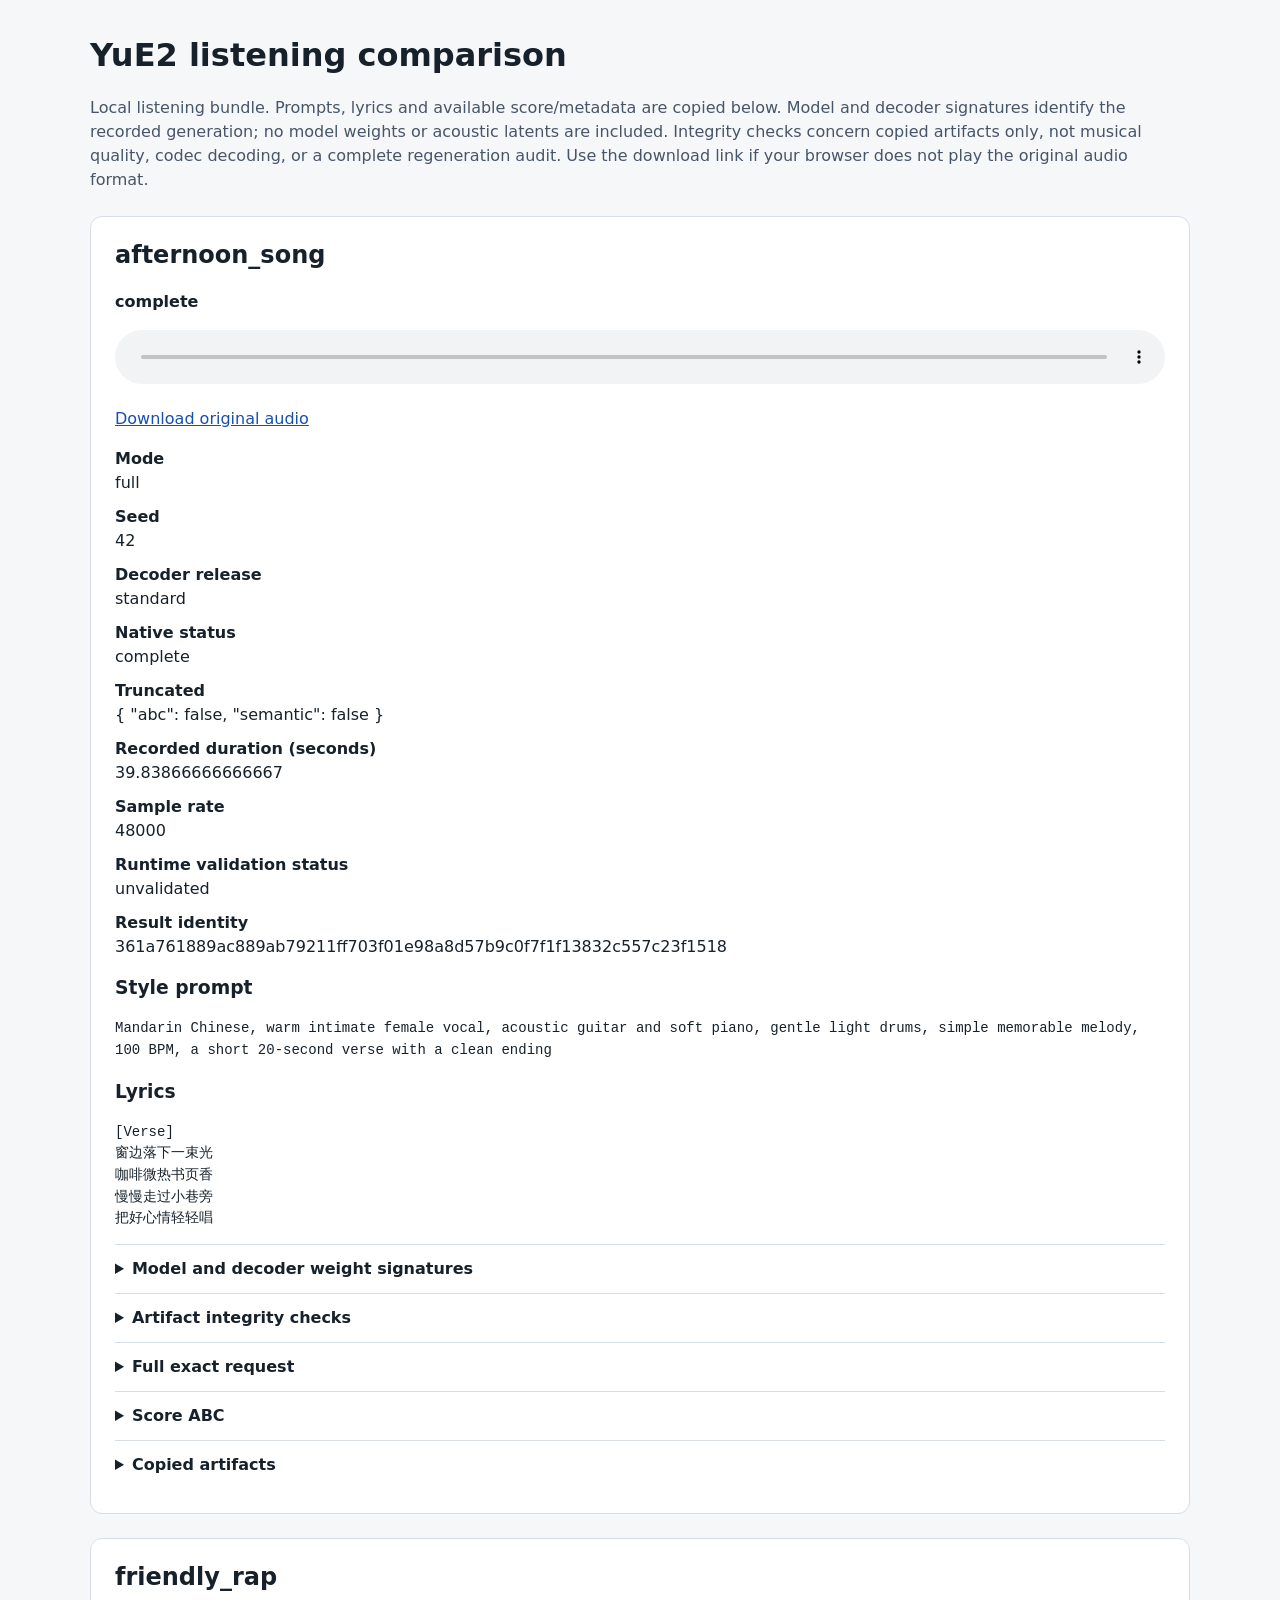
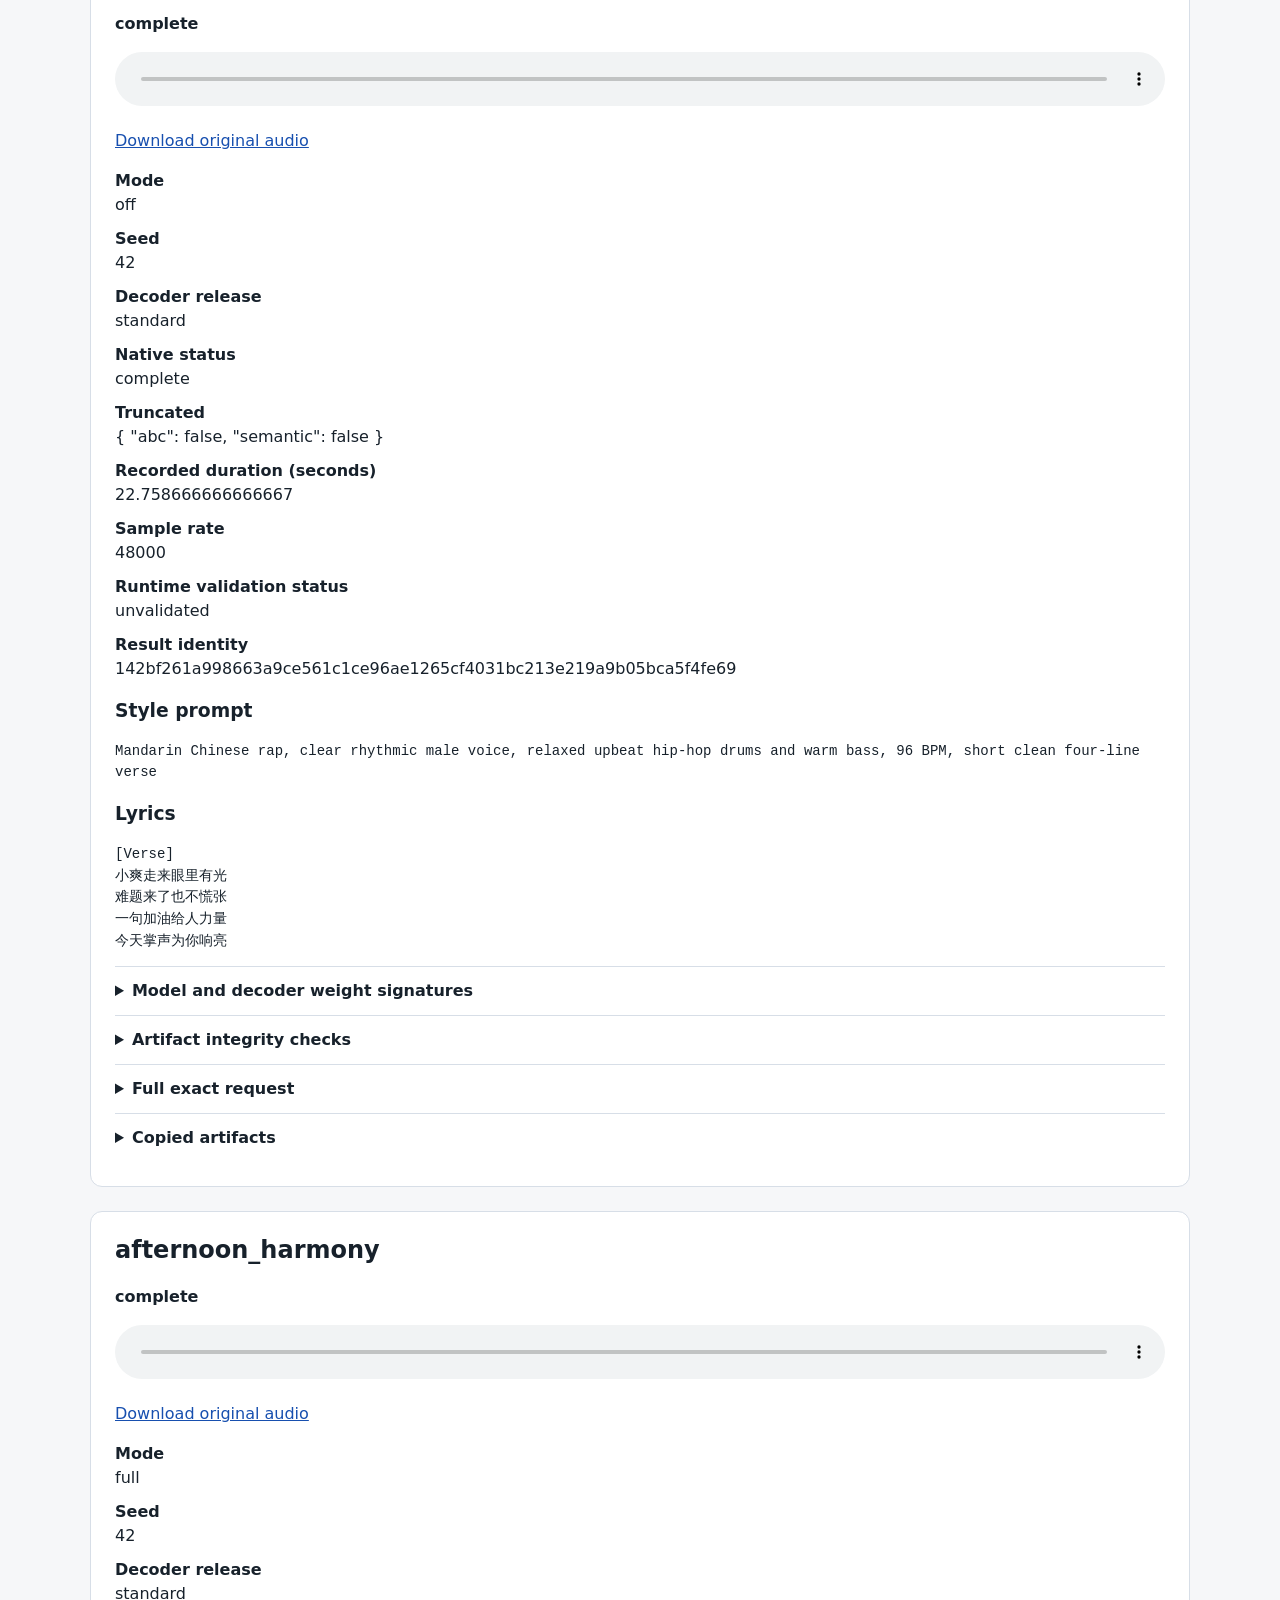
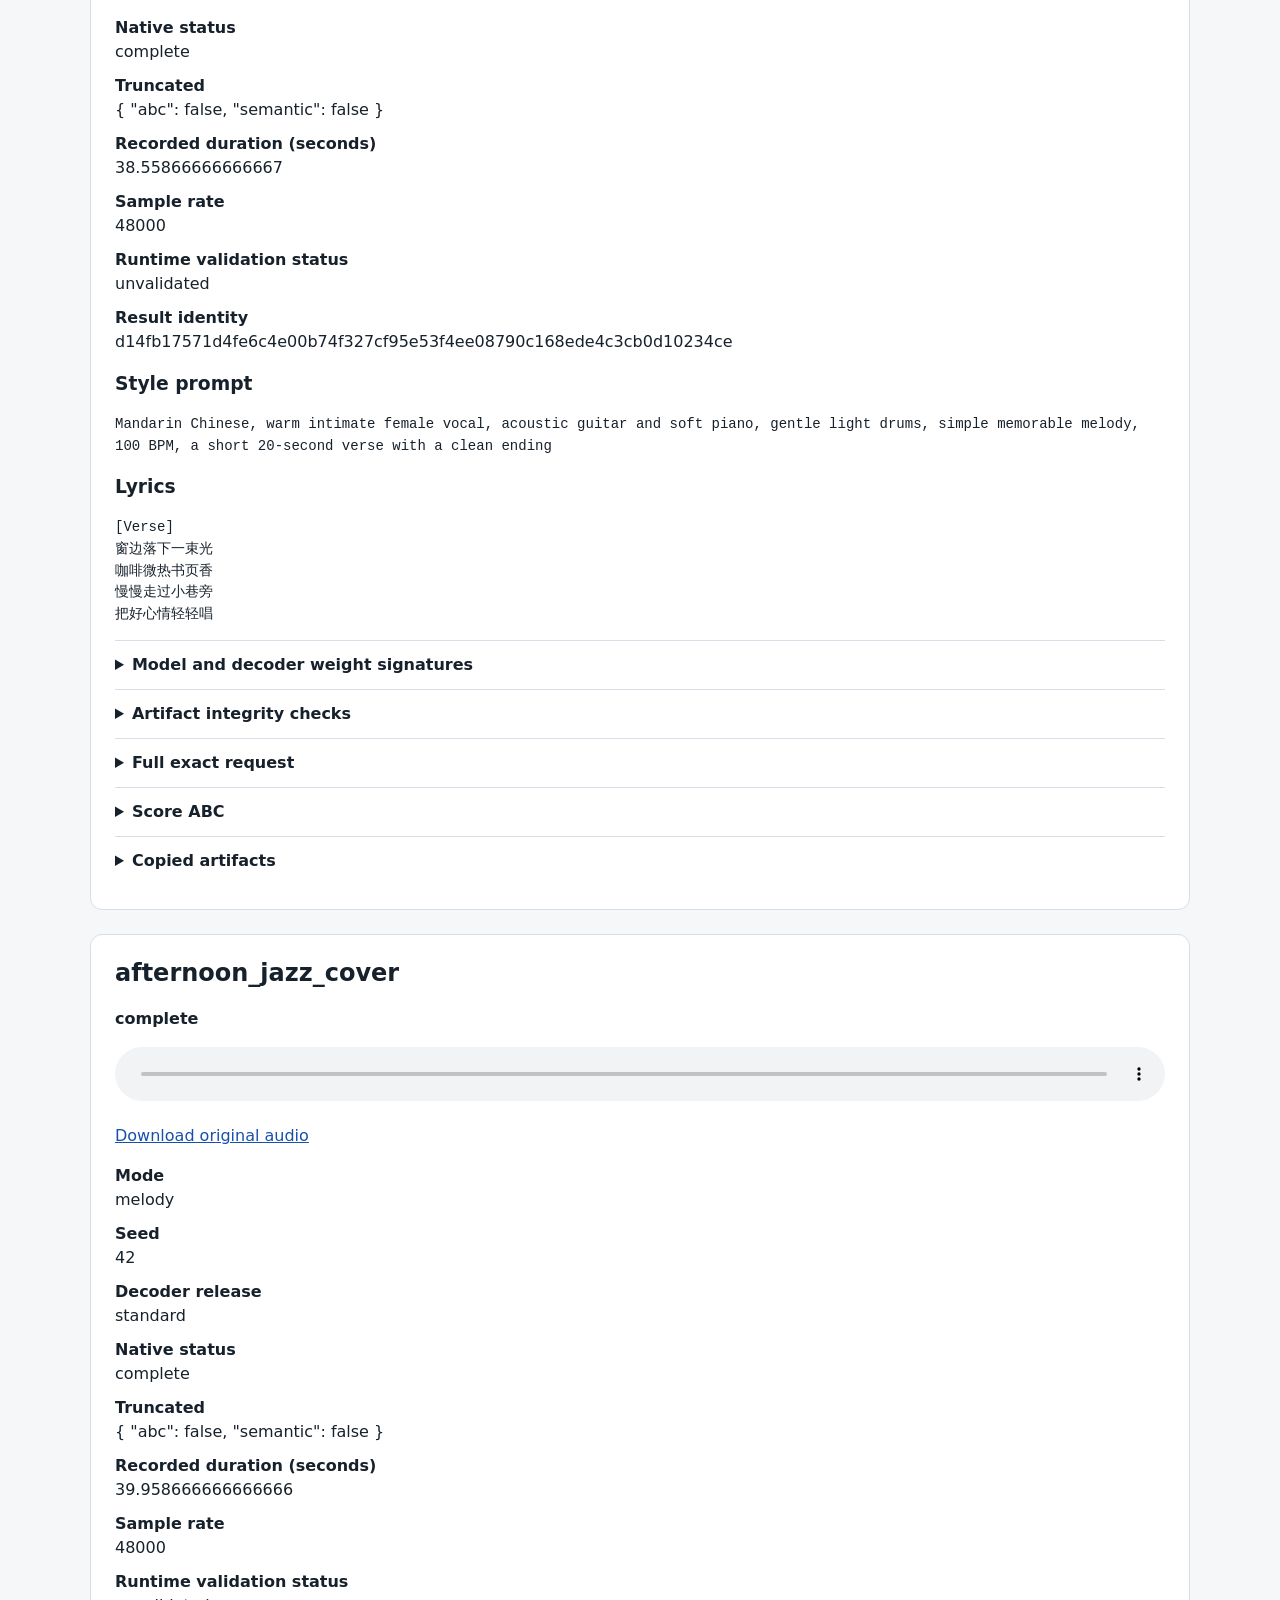
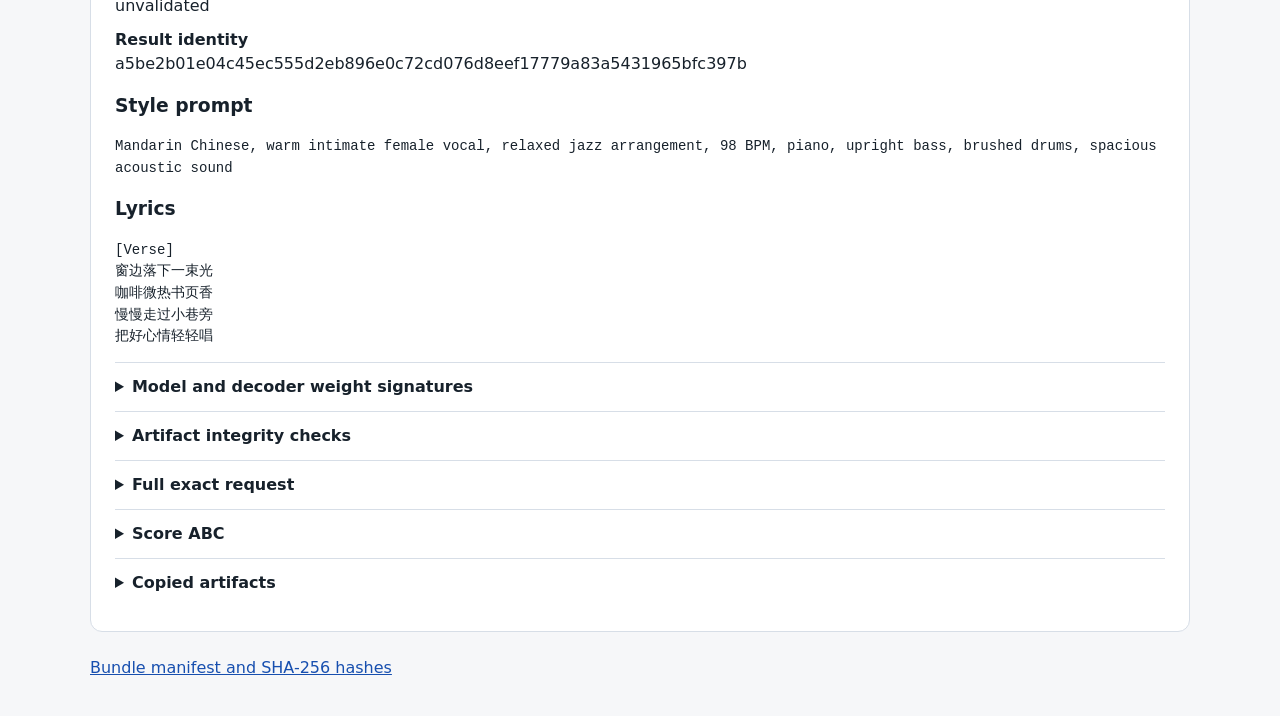
<file: public/index.html>
<!doctype html>
<html lang="en"><head><meta charset="utf-8"><meta name="viewport" content="width=device-width,initial-scale=1">
<meta http-equiv="Content-Security-Policy" content="default-src 'none'; style-src 'unsafe-inline'; media-src 'self' file:; base-uri 'none'; form-action 'none'">
<title>YuE2 listening comparison</title><style>
body{font:16px/1.5 system-ui,sans-serif;max-width:1100px;margin:36px auto;padding:0 20px;background:#f6f7f9;color:#17212b}
article{background:white;border:1px solid #d7dee7;border-radius:12px;padding:24px;margin:24px 0}
h1,h2,h3{line-height:1.2}h2{margin-top:0}audio{width:100%}pre{white-space:pre-wrap;overflow-wrap:anywhere;font:14px/1.55 ui-monospace,monospace}
dt{font-weight:650}dd{margin:0 0 10px;overflow-wrap:anywhere}details{border-top:1px solid #d7dee7;padding:12px 0}summary{cursor:pointer;font-weight:600}
a{color:#174faf}.warning{color:#842b19}.status{font-weight:700}.note{color:#475569}
</style></head><body><h1>YuE2 listening comparison</h1>
<p class="note">Local listening bundle. Prompts, lyrics and available score/metadata are copied below.
Model and decoder signatures identify the recorded generation; no model weights or acoustic latents are included.
Integrity checks concern copied artifacts only, not musical quality, codec decoding, or a complete regeneration audit.
Use the download link if your browser does not play the original audio format.</p>
<article><h2>afternoon_song</h2><p class="status">complete</p>
<audio controls preload="none"><source src="case-001/audio.flac" type="audio/flac">Your browser does not support this audio format.</audio>
<p><a href="case-001/audio.flac" download>Download original audio</a></p>
<dl><dt>Mode</dt><dd>full</dd><dt>Seed</dt><dd>42</dd><dt>Decoder release</dt><dd>standard</dd><dt>Native status</dt><dd>complete</dd><dt>Truncated</dt><dd>{
  &quot;abc&quot;: false,
  &quot;semantic&quot;: false
}</dd><dt>Recorded duration (seconds)</dt><dd>39.83866666666667</dd><dt>Sample rate</dt><dd>48000</dd><dt>Runtime validation status</dt><dd>unvalidated</dd><dt>Result identity</dt><dd>361a761889ac889ab79211ff703f01e98a8d57b9c0f7f1f13832c557c23f1518</dd></dl>
<h3>Style prompt</h3><pre>Mandarin Chinese, warm intimate female vocal, acoustic guitar and soft piano, gentle light drums, simple memorable melody, 100 BPM, a short 20-second verse with a clean ending</pre>
<h3>Lyrics</h3><pre>[Verse]
窗边落下一束光
咖啡微热书页香
慢慢走过小巷旁
把好心情轻轻唱</pre>
<details><summary>Model and decoder weight signatures</summary><pre>{
  &quot;mot&quot;: {
    &quot;files&quot;: {
      &quot;model.safetensors&quot;: {
        &quot;sha256&quot;: &quot;1d55c42c1a9875c34f5d736e15078449992b044e807ce2a138e6cf289a1e59e9&quot;,
        &quot;bytes&quot;: 7261441640
      }
    },
    &quot;config_sha256&quot;: &quot;ad3477bbef890bf98ae196c1e4b44779494a6231c4ab66f32708eabadf265329&quot;
  },
  &quot;vae&quot;: {
    &quot;files&quot;: {
      &quot;model.safetensors&quot;: {
        &quot;sha256&quot;: &quot;807ce9d5149fa27c5ad3e6582058469852e908f6c5acc8c8aa338e7ab7751346&quot;,
        &quot;bytes&quot;: 530512720
      }
    },
    &quot;config_sha256&quot;: &quot;f0191bb9694009956de44e0c361a6f1334760be4c8f848e599bde242a54a0970&quot;
  }
}</pre></details>
<details><summary>Artifact integrity checks</summary><pre>{
  &quot;request.json&quot;: &quot;passed&quot;,
  &quot;config.json&quot;: &quot;passed&quot;,
  &quot;result.json&quot;: &quot;not listed&quot;,
  &quot;score.abc&quot;: &quot;passed&quot;,
  &quot;audio.flac&quot;: &quot;passed&quot;
}</pre></details>
<details><summary>Full exact request</summary><pre>{
  &quot;style&quot;: &quot;Mandarin Chinese, warm intimate female vocal, acoustic guitar and soft piano, gentle light drums, simple memorable melody, 100 BPM, a short 20-second verse with a clean ending&quot;,
  &quot;lyrics&quot;: &quot;[Verse]\n窗边落下一束光\n咖啡微热书页香\n慢慢走过小巷旁\n把好心情轻轻唱&quot;,
  &quot;cot&quot;: &quot;full&quot;,
  &quot;seed&quot;: 42,
  &quot;abc&quot;: null,
  &quot;cfg_scale&quot;: null,
  &quot;id&quot;: &quot;afternoon_song&quot;
}</pre></details>
<details><summary>Score ABC</summary><pre>X:1
T:
M:4/4
L:1/16
Q:1/4=100
V: Vocal clef=treble name=&quot;Vocal Melody&quot; snm=&quot;Vocal&quot;
V: Ins clef=treble name=&quot;Ins Melody&quot; snm=&quot;Inst.&quot;
K:D
% intro
V: Vocal
Z|&quot;D&quot;z16|&quot;F#m7&quot;z16|&quot;Bm7&quot;z16|
V: Ins
Z|f2a2a2f2a4b2a2-|a2z2f2e4d4z2|f2a2a2f2a4b2f2-|
V: Vocal
&quot;F#m7&quot;z16|&quot;Gmaj7&quot;z16|&quot;F#m7&quot;z8&quot;Bm7&quot;z8|&quot;Em7&quot;z16|
V: Ins
f8-f2f&#x27;2e&#x27;2d&#x27;2|b2d&#x27;2d&#x27;2b2d&#x27;4b2a2-|a4e2d8z2|g4z2g2g3f3d2|
V: Vocal
&quot;A&quot;z16|
V: Ins
e16|
% verse
V: Vocal
&quot;D&quot;f2a2a2f2a4b2f2-|&quot;F#m7&quot;f4z12|&quot;Bm7&quot;B2d2d2B2d4e2f2-|&quot;F#m7&quot;f4z12|
V: Ins
Z4|
V: Vocal
&quot;Gmaj7&quot;B2d2d2B2d4b2a2-|&quot;F#m7&quot;a4&quot;Bm7&quot;e2d4z6|&quot;Em7&quot;g2f2g2f2d4B4|&quot;D&quot;d6z8z2|
V: Ins
Z4|
</pre></details>
<details><summary>Copied artifacts</summary><ul><li><a href="case-001/request.json" download>request.json</a></li><li><a href="case-001/config.json" download>config.json</a></li><li><a href="case-001/result.json" download>result.json</a></li><li><a href="case-001/score.abc" download>score.abc</a></li><li><a href="case-001/audio.flac" download>audio.flac</a></li></ul></details></article>
<article><h2>friendly_rap</h2><p class="status">complete</p>
<audio controls preload="none"><source src="case-002/audio.flac" type="audio/flac">Your browser does not support this audio format.</audio>
<p><a href="case-002/audio.flac" download>Download original audio</a></p>
<dl><dt>Mode</dt><dd>off</dd><dt>Seed</dt><dd>42</dd><dt>Decoder release</dt><dd>standard</dd><dt>Native status</dt><dd>complete</dd><dt>Truncated</dt><dd>{
  &quot;abc&quot;: false,
  &quot;semantic&quot;: false
}</dd><dt>Recorded duration (seconds)</dt><dd>22.758666666666667</dd><dt>Sample rate</dt><dd>48000</dd><dt>Runtime validation status</dt><dd>unvalidated</dd><dt>Result identity</dt><dd>142bf261a998663a9ce561c1ce96ae1265cf4031bc213e219a9b05bca5f4fe69</dd></dl>
<h3>Style prompt</h3><pre>Mandarin Chinese rap, clear rhythmic male voice, relaxed upbeat hip-hop drums and warm bass, 96 BPM, short clean four-line verse</pre>
<h3>Lyrics</h3><pre>[Verse]
小爽走来眼里有光
难题来了也不慌张
一句加油给人力量
今天掌声为你响亮</pre>
<details><summary>Model and decoder weight signatures</summary><pre>{
  &quot;mot&quot;: {
    &quot;files&quot;: {
      &quot;model.safetensors&quot;: {
        &quot;sha256&quot;: &quot;1d55c42c1a9875c34f5d736e15078449992b044e807ce2a138e6cf289a1e59e9&quot;,
        &quot;bytes&quot;: 7261441640
      }
    },
    &quot;config_sha256&quot;: &quot;ad3477bbef890bf98ae196c1e4b44779494a6231c4ab66f32708eabadf265329&quot;
  },
  &quot;vae&quot;: {
    &quot;files&quot;: {
      &quot;model.safetensors&quot;: {
        &quot;sha256&quot;: &quot;807ce9d5149fa27c5ad3e6582058469852e908f6c5acc8c8aa338e7ab7751346&quot;,
        &quot;bytes&quot;: 530512720
      }
    },
    &quot;config_sha256&quot;: &quot;f0191bb9694009956de44e0c361a6f1334760be4c8f848e599bde242a54a0970&quot;
  }
}</pre></details>
<details><summary>Artifact integrity checks</summary><pre>{
  &quot;request.json&quot;: &quot;passed&quot;,
  &quot;config.json&quot;: &quot;passed&quot;,
  &quot;result.json&quot;: &quot;not listed&quot;,
  &quot;audio.flac&quot;: &quot;passed&quot;
}</pre></details>
<details><summary>Full exact request</summary><pre>{
  &quot;style&quot;: &quot;Mandarin Chinese rap, clear rhythmic male voice, relaxed upbeat hip-hop drums and warm bass, 96 BPM, short clean four-line verse&quot;,
  &quot;lyrics&quot;: &quot;[Verse]\n小爽走来眼里有光\n难题来了也不慌张\n一句加油给人力量\n今天掌声为你响亮&quot;,
  &quot;cot&quot;: &quot;off&quot;,
  &quot;seed&quot;: 42,
  &quot;abc&quot;: null,
  &quot;cfg_scale&quot;: null,
  &quot;id&quot;: &quot;friendly_rap&quot;
}</pre></details>
<details><summary>Copied artifacts</summary><ul><li><a href="case-002/request.json" download>request.json</a></li><li><a href="case-002/config.json" download>config.json</a></li><li><a href="case-002/result.json" download>result.json</a></li><li><a href="case-002/audio.flac" download>audio.flac</a></li></ul></details></article>
<article><h2>afternoon_harmony</h2><p class="status">complete</p>
<audio controls preload="none"><source src="case-003/audio.flac" type="audio/flac">Your browser does not support this audio format.</audio>
<p><a href="case-003/audio.flac" download>Download original audio</a></p>
<dl><dt>Mode</dt><dd>full</dd><dt>Seed</dt><dd>42</dd><dt>Decoder release</dt><dd>standard</dd><dt>Native status</dt><dd>complete</dd><dt>Truncated</dt><dd>{
  &quot;abc&quot;: false,
  &quot;semantic&quot;: false
}</dd><dt>Recorded duration (seconds)</dt><dd>38.55866666666667</dd><dt>Sample rate</dt><dd>48000</dd><dt>Runtime validation status</dt><dd>unvalidated</dd><dt>Result identity</dt><dd>d14fb17571d4fe6c4e00b74f327cf95e53f4ee08790c168ede4c3cb0d10234ce</dd></dl>
<h3>Style prompt</h3><pre>Mandarin Chinese, warm intimate female vocal, acoustic guitar and soft piano, gentle light drums, simple memorable melody, 100 BPM, a short 20-second verse with a clean ending</pre>
<h3>Lyrics</h3><pre>[Verse]
窗边落下一束光
咖啡微热书页香
慢慢走过小巷旁
把好心情轻轻唱</pre>
<details><summary>Model and decoder weight signatures</summary><pre>{
  &quot;mot&quot;: {
    &quot;files&quot;: {
      &quot;model.safetensors&quot;: {
        &quot;sha256&quot;: &quot;1d55c42c1a9875c34f5d736e15078449992b044e807ce2a138e6cf289a1e59e9&quot;,
        &quot;bytes&quot;: 7261441640
      }
    },
    &quot;config_sha256&quot;: &quot;ad3477bbef890bf98ae196c1e4b44779494a6231c4ab66f32708eabadf265329&quot;
  },
  &quot;vae&quot;: {
    &quot;files&quot;: {
      &quot;model.safetensors&quot;: {
        &quot;sha256&quot;: &quot;807ce9d5149fa27c5ad3e6582058469852e908f6c5acc8c8aa338e7ab7751346&quot;,
        &quot;bytes&quot;: 530512720
      }
    },
    &quot;config_sha256&quot;: &quot;f0191bb9694009956de44e0c361a6f1334760be4c8f848e599bde242a54a0970&quot;
  }
}</pre></details>
<details><summary>Artifact integrity checks</summary><pre>{
  &quot;request.json&quot;: &quot;passed&quot;,
  &quot;config.json&quot;: &quot;passed&quot;,
  &quot;result.json&quot;: &quot;not listed&quot;,
  &quot;score.abc&quot;: &quot;passed&quot;,
  &quot;audio.flac&quot;: &quot;passed&quot;
}</pre></details>
<details><summary>Full exact request</summary><pre>{
  &quot;style&quot;: &quot;Mandarin Chinese, warm intimate female vocal, acoustic guitar and soft piano, gentle light drums, simple memorable melody, 100 BPM, a short 20-second verse with a clean ending&quot;,
  &quot;lyrics&quot;: &quot;[Verse]\n窗边落下一束光\n咖啡微热书页香\n慢慢走过小巷旁\n把好心情轻轻唱&quot;,
  &quot;cot&quot;: &quot;full&quot;,
  &quot;seed&quot;: 42,
  &quot;abc&quot;: &quot;X:1\nT:\nM:4/4\nL:1/16\nQ:1/4=100\nV: Vocal clef=treble name=\&quot;Vocal Melody\&quot; snm=\&quot;Vocal\&quot;\nV: Ins clef=treble name=\&quot;Ins Melody\&quot; snm=\&quot;Inst.\&quot;\nK:D\n% intro\nV: Vocal\nZ|\&quot;Dmaj7\&quot;z16|\&quot;F#m7\&quot;z16|\&quot;Bm7\&quot;z16|\nV: Ins\nZ|f2a2a2f2a4b2a2-|a2z2f2e4d4z2|f2a2a2f2a4b2f2-|\nV: Vocal\n\&quot;F#m7\&quot;z16|\&quot;Gmaj7\&quot;z16|\&quot;F#m7\&quot;z8\&quot;Bm7\&quot;z8|\&quot;Em7\&quot;z16|\nV: Ins\nf8-f2f&#x27;2e&#x27;2d&#x27;2|b2d&#x27;2d&#x27;2b2d&#x27;4b2a2-|a4e2d8z2|g4z2g2g3f3d2|\nV: Vocal\n\&quot;A7\&quot;z16|\nV: Ins\ne16|\n% verse\nV: Vocal\n\&quot;Dmaj7\&quot;f2a2a2f2a4b2f2-|\&quot;F#m7\&quot;f4z12|\&quot;Bm7\&quot;B2d2d2B2d4e2f2-|\&quot;F#m7\&quot;f4z12|\nV: Ins\nZ4|\nV: Vocal\n\&quot;Gmaj7\&quot;B2d2d2B2d4b2a2-|\&quot;F#m7\&quot;a4\&quot;Bm7\&quot;e2d4z6|\&quot;Em7\&quot;g2f2g2f2d4B4|\&quot;D6\&quot;d6z8z2|\nV: Ins\nZ4|\n&quot;,
  &quot;cfg_scale&quot;: null,
  &quot;id&quot;: &quot;afternoon_harmony&quot;
}</pre></details>
<details><summary>Score ABC</summary><pre>X:1
T:
M:4/4
L:1/16
Q:1/4=100
V: Vocal clef=treble name=&quot;Vocal Melody&quot; snm=&quot;Vocal&quot;
V: Ins clef=treble name=&quot;Ins Melody&quot; snm=&quot;Inst.&quot;
K:D
% intro
V: Vocal
Z|&quot;Dmaj7&quot;z16|&quot;F#m7&quot;z16|&quot;Bm7&quot;z16|
V: Ins
Z|f2a2a2f2a4b2a2-|a2z2f2e4d4z2|f2a2a2f2a4b2f2-|
V: Vocal
&quot;F#m7&quot;z16|&quot;Gmaj7&quot;z16|&quot;F#m7&quot;z8&quot;Bm7&quot;z8|&quot;Em7&quot;z16|
V: Ins
f8-f2f&#x27;2e&#x27;2d&#x27;2|b2d&#x27;2d&#x27;2b2d&#x27;4b2a2-|a4e2d8z2|g4z2g2g3f3d2|
V: Vocal
&quot;A7&quot;z16|
V: Ins
e16|
% verse
V: Vocal
&quot;Dmaj7&quot;f2a2a2f2a4b2f2-|&quot;F#m7&quot;f4z12|&quot;Bm7&quot;B2d2d2B2d4e2f2-|&quot;F#m7&quot;f4z12|
V: Ins
Z4|
V: Vocal
&quot;Gmaj7&quot;B2d2d2B2d4b2a2-|&quot;F#m7&quot;a4&quot;Bm7&quot;e2d4z6|&quot;Em7&quot;g2f2g2f2d4B4|&quot;D6&quot;d6z8z2|
V: Ins
Z4|
</pre></details>
<details><summary>Copied artifacts</summary><ul><li><a href="case-003/request.json" download>request.json</a></li><li><a href="case-003/config.json" download>config.json</a></li><li><a href="case-003/result.json" download>result.json</a></li><li><a href="case-003/score.abc" download>score.abc</a></li><li><a href="case-003/audio.flac" download>audio.flac</a></li></ul></details></article>
<article><h2>afternoon_jazz_cover</h2><p class="status">complete</p>
<audio controls preload="none"><source src="case-004/audio.flac" type="audio/flac">Your browser does not support this audio format.</audio>
<p><a href="case-004/audio.flac" download>Download original audio</a></p>
<dl><dt>Mode</dt><dd>melody</dd><dt>Seed</dt><dd>42</dd><dt>Decoder release</dt><dd>standard</dd><dt>Native status</dt><dd>complete</dd><dt>Truncated</dt><dd>{
  &quot;abc&quot;: false,
  &quot;semantic&quot;: false
}</dd><dt>Recorded duration (seconds)</dt><dd>39.958666666666666</dd><dt>Sample rate</dt><dd>48000</dd><dt>Runtime validation status</dt><dd>unvalidated</dd><dt>Result identity</dt><dd>a5be2b01e04c45ec555d2eb896e0c72cd076d8eef17779a83a5431965bfc397b</dd></dl>
<h3>Style prompt</h3><pre>Mandarin Chinese, warm intimate female vocal, relaxed jazz arrangement, 98 BPM, piano, upright bass, brushed drums, spacious acoustic sound</pre>
<h3>Lyrics</h3><pre>[Verse]
窗边落下一束光
咖啡微热书页香
慢慢走过小巷旁
把好心情轻轻唱</pre>
<details><summary>Model and decoder weight signatures</summary><pre>{
  &quot;mot&quot;: {
    &quot;files&quot;: {
      &quot;model.safetensors&quot;: {
        &quot;sha256&quot;: &quot;1d55c42c1a9875c34f5d736e15078449992b044e807ce2a138e6cf289a1e59e9&quot;,
        &quot;bytes&quot;: 7261441640
      }
    },
    &quot;config_sha256&quot;: &quot;ad3477bbef890bf98ae196c1e4b44779494a6231c4ab66f32708eabadf265329&quot;
  },
  &quot;vae&quot;: {
    &quot;files&quot;: {
      &quot;model.safetensors&quot;: {
        &quot;sha256&quot;: &quot;807ce9d5149fa27c5ad3e6582058469852e908f6c5acc8c8aa338e7ab7751346&quot;,
        &quot;bytes&quot;: 530512720
      }
    },
    &quot;config_sha256&quot;: &quot;f0191bb9694009956de44e0c361a6f1334760be4c8f848e599bde242a54a0970&quot;
  }
}</pre></details>
<details><summary>Artifact integrity checks</summary><pre>{
  &quot;request.json&quot;: &quot;passed&quot;,
  &quot;config.json&quot;: &quot;passed&quot;,
  &quot;result.json&quot;: &quot;not listed&quot;,
  &quot;score.abc&quot;: &quot;passed&quot;,
  &quot;audio.flac&quot;: &quot;passed&quot;
}</pre></details>
<details><summary>Full exact request</summary><pre>{
  &quot;style&quot;: &quot;Mandarin Chinese, warm intimate female vocal, relaxed jazz arrangement, 98 BPM, piano, upright bass, brushed drums, spacious acoustic sound&quot;,
  &quot;lyrics&quot;: &quot;[Verse]\n窗边落下一束光\n咖啡微热书页香\n慢慢走过小巷旁\n把好心情轻轻唱&quot;,
  &quot;cot&quot;: &quot;melody&quot;,
  &quot;seed&quot;: 42,
  &quot;abc&quot;: &quot;X:1\nT:\nM:4/4\nL:1/16\nQ:1/4=98\nV: Vocal clef=treble name=\&quot;Vocal Melody\&quot; snm=\&quot;Vocal\&quot;\nV: Ins clef=treble name=\&quot;Ins Melody\&quot; snm=\&quot;Inst.\&quot;\nK:D\n% intro\nV: Vocal\nZ|f2a2a2f2a4b2a2-|a4f2e4dz4z|f2a2a2f2a4b2f2-|\nV: Ins\nZ4|\nV: Vocal\nf6z8z2|Z3|\nV: Ins\nz8z2f&#x27;2e&#x27;2d&#x27;2|b2d&#x27;2d&#x27;2b2d&#x27;4b2a2-|a4e2d8z2|g4z2g2g3f3d2|\nV: Vocal\nZ|\nV: Ins\ne16|\n% verse\nV: Vocal\nf2a2a2f2a4f2f2|fz12z3|B2B2d4d2e2f2f2-|f2z12z2|\nV: Ins\nZ4|\nV: Vocal\nB2B2d2B2d2a2b2a2-|a6e2d4z4|f2e2d2d4B2z4|Z|\nV: Ins\nZ4|\n&quot;,
  &quot;cfg_scale&quot;: null,
  &quot;id&quot;: &quot;afternoon_jazz_cover&quot;
}</pre></details>
<details><summary>Score ABC</summary><pre>X:1
T:
M:4/4
L:1/16
Q:1/4=98
V: Vocal clef=treble name=&quot;Vocal Melody&quot; snm=&quot;Vocal&quot;
V: Ins clef=treble name=&quot;Ins Melody&quot; snm=&quot;Inst.&quot;
K:D
% intro
V: Vocal
Z|f2a2a2f2a4b2a2-|a4f2e4dz4z|f2a2a2f2a4b2f2-|
V: Ins
Z4|
V: Vocal
f6z8z2|Z3|
V: Ins
z8z2f&#x27;2e&#x27;2d&#x27;2|b2d&#x27;2d&#x27;2b2d&#x27;4b2a2-|a4e2d8z2|g4z2g2g3f3d2|
V: Vocal
Z|
V: Ins
e16|
% verse
V: Vocal
f2a2a2f2a4f2f2|fz12z3|B2B2d4d2e2f2f2-|f2z12z2|
V: Ins
Z4|
V: Vocal
B2B2d2B2d2a2b2a2-|a6e2d4z4|f2e2d2d4B2z4|Z|
V: Ins
Z4|
</pre></details>
<details><summary>Copied artifacts</summary><ul><li><a href="case-004/request.json" download>request.json</a></li><li><a href="case-004/config.json" download>config.json</a></li><li><a href="case-004/result.json" download>result.json</a></li><li><a href="case-004/score.abc" download>score.abc</a></li><li><a href="case-004/audio.flac" download>audio.flac</a></li></ul></details></article>
<p><a href="manifest.json">Bundle manifest and SHA-256 hashes</a></p></body></html>
</file>
